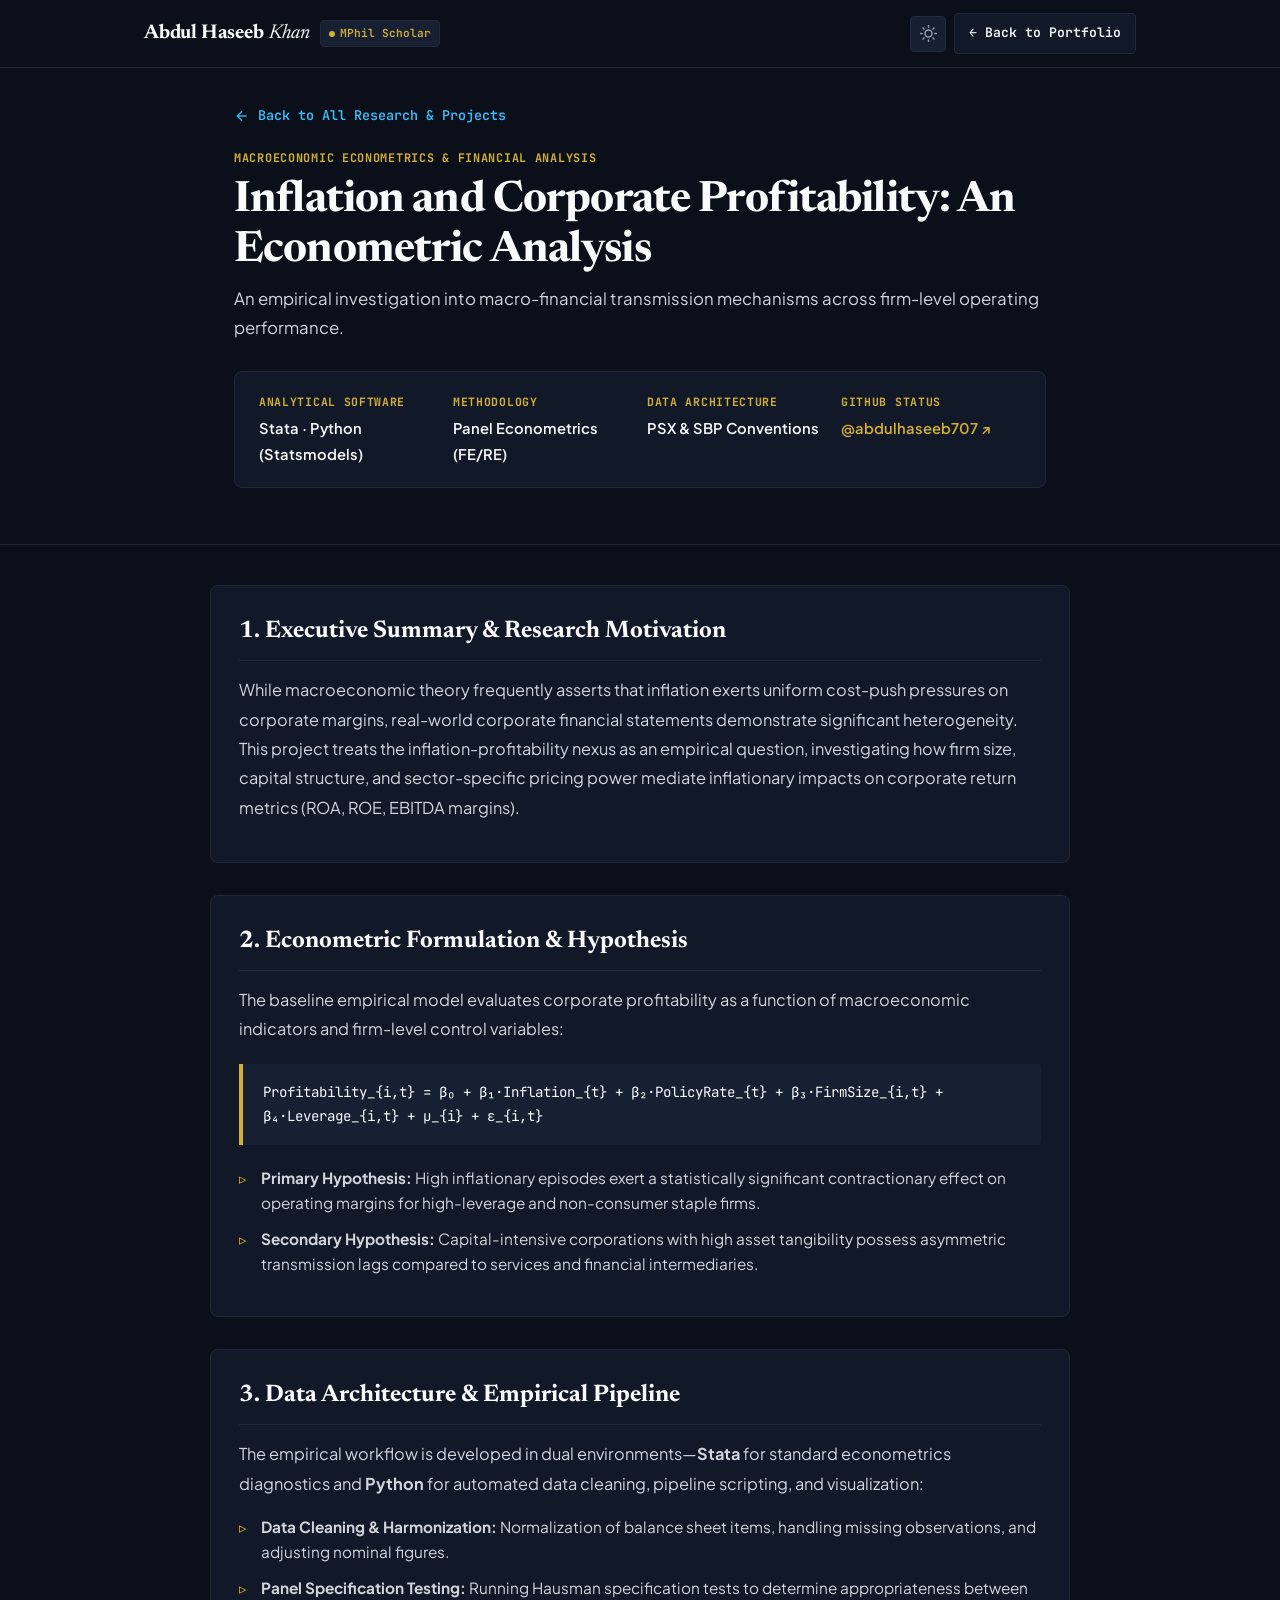
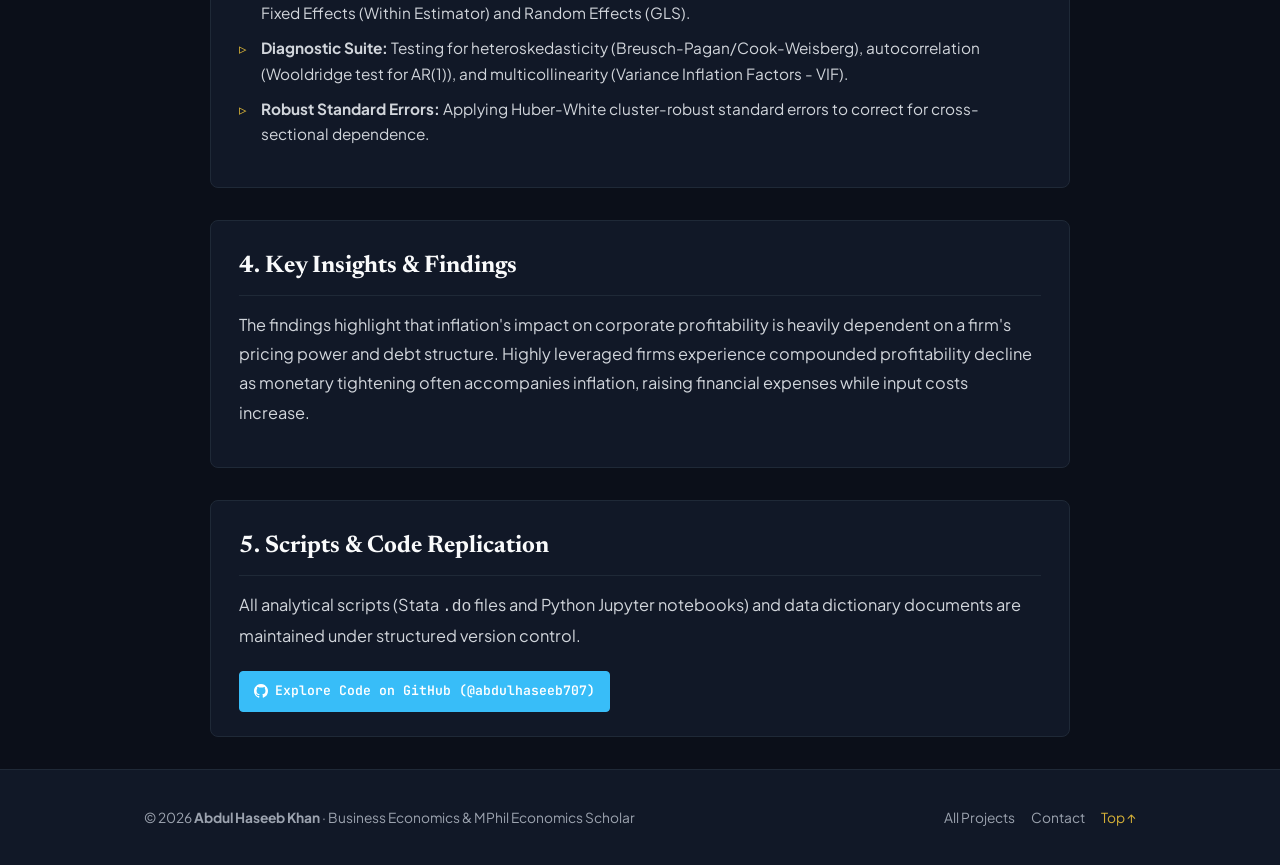
<file: project-inflation.html>
<!DOCTYPE html>
<html lang="en" data-theme="dark">
<head>
  <meta charset="UTF-8">
  <meta name="viewport" content="width=device-width, initial-scale=1.0">
  <title>Inflation &amp; Corporate Profitability: Econometric Analysis — Abdul Haseeb Khan</title>
  <meta name="description" content="An empirical econometric study examining the relationship between macroeconomic inflation and firm-level profitability, built in Stata and Python by Abdul Haseeb Khan.">
  <meta name="author" content="Abdul Haseeb Khan">

  <!-- Google Fonts -->
  <link rel="preconnect" href="https://fonts.googleapis.com">
  <link rel="preconnect" href="https://fonts.gstatic.com" crossorigin>
  <link href="https://fonts.googleapis.com/css2?family=JetBrains+Mono:wght@400;500;600;700&family=Newsreader:ital,opsz,wght@0,6..72,400;0,6..72,500;0,6..72,600;0,6..72,700;1,6..72,400;1,6..72,600&family=Plus+Jakarta+Sans:wght@300;400;500;600;700;800&display=swap" rel="stylesheet">

  <link rel="stylesheet" href="styles.css">
  <style>
    .project-detail-content {
      max-width: 860px;
      margin: 0 auto;
    }
    .detail-hero-box {
      padding: 36px 0 28px;
      border-bottom: 1px solid var(--border-subtle);
    }
    .back-btn {
      display: inline-flex;
      align-items: center;
      gap: 8px;
      font-family: var(--font-mono);
      font-size: 0.84rem;
      color: var(--accent-blue);
      margin-bottom: 20px;
      font-weight: 600;
      transition: transform var(--transition-fast);
    }
    .back-btn:hover {
      transform: translateX(-4px);
      color: var(--accent-blue-hover);
    }
    .eyebrow-tag {
      font-family: var(--font-mono);
      font-size: 0.74rem;
      text-transform: uppercase;
      color: var(--accent-gold);
      letter-spacing: 0.06em;
      font-weight: 700;
      margin-bottom: 8px;
    }
    .spec-grid {
      display: grid;
      grid-template-columns: repeat(auto-fit, minmax(180px, 1fr));
      gap: 14px;
      margin: 28px 0;
      background: var(--bg-surface);
      border: 1px solid var(--border-subtle);
      border-radius: var(--radius-md);
      padding: 20px 24px;
    }
    .spec-item dt {
      font-family: var(--font-mono);
      font-size: 0.72rem;
      text-transform: uppercase;
      color: var(--accent-gold);
      letter-spacing: 0.06em;
      margin-bottom: 4px;
      font-weight: 700;
    }
    .spec-item dd {
      font-size: 0.92rem;
      font-weight: 600;
      color: var(--text-primary);
    }
    .prose-section {
      margin-bottom: 32px;
      background-color: var(--bg-surface);
      border: 1px solid var(--border-subtle);
      border-radius: var(--radius-md);
      padding: 24px 28px;
    }
    .prose-section h2 {
      font-family: var(--font-serif);
      font-size: 1.5rem;
      color: var(--text-primary);
      margin-bottom: 14px;
      border-bottom: 1px solid var(--border-subtle);
      padding-bottom: 8px;
    }
    .prose-section p {
      font-size: 1.02rem;
      color: var(--text-secondary);
      line-height: 1.8;
      margin-bottom: 16px;
    }
    .prose-section ul {
      list-style: none;
      margin: 16px 0;
      display: flex;
      flex-direction: column;
      gap: 10px;
    }
    .prose-section ul li {
      font-size: 0.96rem;
      color: var(--text-secondary);
      position: relative;
      padding-left: 22px;
      line-height: 1.65;
    }
    .prose-section ul li::before {
      content: "▹";
      position: absolute;
      left: 0;
      color: var(--accent-gold);
    }
    .code-callout {
      background: var(--bg-surface-raised);
      border-left: 4px solid var(--accent-gold);
      border-radius: 0 var(--radius-sm) var(--radius-sm) 0;
      padding: 16px 20px;
      font-family: var(--font-mono);
      font-size: 0.88rem;
      color: var(--text-primary);
      margin: 20px 0;
      overflow-x: auto;
    }
  </style>
</head>
<body>

  <!-- Top Navigation Bar -->
  <nav class="navbar">
    <div class="container nav-inner">
      <div class="nav-brand-wrap">
        <a class="nav-brand" href="index.html#about">
          Abdul Haseeb <span>Khan</span>
        </a>
        <span class="brand-badge">MPhil Scholar</span>
      </div>

      <div class="nav-actions">
        <button class="theme-toggle-btn" id="themeToggle" aria-label="Toggle Theme">
          <svg viewBox="0 0 24 24"><circle cx="12" cy="12" r="5"></circle><line x1="12" y1="1" x2="12" y2="3"></line><line x1="12" y1="21" x2="12" y2="23"></line><line x1="4.22" y1="4.22" x2="5.64" y2="5.64"></line><line x1="18.36" y1="18.36" x2="19.78" y2="19.78"></line><line x1="1" y1="12" x2="3" y2="12"></line><line x1="21" y1="12" x2="23" y2="12"></line><line x1="4.22" y1="19.78" x2="5.64" y2="18.36"></line><line x1="18.36" y1="5.64" x2="19.78" y2="4.22"></line></svg>
        </button>
        <a href="index.html#projects" class="btn-chip">
          ← Back to Portfolio
        </a>
      </div>
    </div>
  </nav>

  <!-- Detail Hero Box -->
  <div class="detail-hero-box">
    <div class="container project-detail-content">
      <a href="index.html#projects" class="back-btn">
        <svg width="16" height="16" viewBox="0 0 24 24" fill="none" stroke="currentColor" stroke-width="2"><line x1="19" y1="12" x2="5" y2="12"></line><polyline points="12 19 5 12 12 5"></polyline></svg>
        Back to All Research &amp; Projects
      </a>
      
      <div class="eyebrow-tag">Macroeconomic Econometrics &amp; Financial Analysis</div>
      <h1 class="profile-name-title" style="font-size:clamp(1.9rem, 3.8vw, 2.7rem);">
        Inflation and Corporate Profitability: An Econometric Analysis
      </h1>
      <p style="font-size:1.05rem; color:var(--text-secondary); margin-top:8px;">
        An empirical investigation into macro-financial transmission mechanisms across firm-level operating performance.
      </p>

      <div class="spec-grid">
        <div class="spec-item">
          <dt>Analytical Software</dt>
          <dd>Stata · Python (Statsmodels)</dd>
        </div>
        <div class="spec-item">
          <dt>Methodology</dt>
          <dd>Panel Econometrics (FE/RE)</dd>
        </div>
        <div class="spec-item">
          <dt>Data Architecture</dt>
          <dd>PSX &amp; SBP Conventions</dd>
        </div>
        <div class="spec-item">
          <dt>GitHub Status</dt>
          <dd><a href="https://github.com/abdulhaseeb707" target="_blank" rel="noopener" style="color:var(--accent-gold);">@abdulhaseeb707 ↗</a></dd>
        </div>
      </div>
    </div>
  </div>

  <!-- Detail Body -->
  <main class="container" style="padding-top:40px;">
    <div class="project-detail-content">
      
      <div class="prose-section">
        <h2>1. Executive Summary &amp; Research Motivation</h2>
        <p>
          While macroeconomic theory frequently asserts that inflation exerts uniform cost-push pressures on corporate margins, real-world corporate financial statements demonstrate significant heterogeneity. This project treats the inflation-profitability nexus as an empirical question, investigating how firm size, capital structure, and sector-specific pricing power mediate inflationary impacts on corporate return metrics (ROA, ROE, EBITDA margins).
        </p>
      </div>

      <div class="prose-section">
        <h2>2. Econometric Formulation &amp; Hypothesis</h2>
        <p>
          The baseline empirical model evaluates corporate profitability as a function of macroeconomic indicators and firm-level control variables:
        </p>
        <div class="code-callout">
          Profitability_{i,t} = β₀ + β₁·Inflation_{t} + β₂·PolicyRate_{t} + β₃·FirmSize_{i,t} + β₄·Leverage_{i,t} + μ_{i} + ε_{i,t}
        </div>
        <ul>
          <li><strong>Primary Hypothesis:</strong> High inflationary episodes exert a statistically significant contractionary effect on operating margins for high-leverage and non-consumer staple firms.</li>
          <li><strong>Secondary Hypothesis:</strong> Capital-intensive corporations with high asset tangibility possess asymmetric transmission lags compared to services and financial intermediaries.</li>
        </ul>
      </div>

      <div class="prose-section">
        <h2>3. Data Architecture &amp; Empirical Pipeline</h2>
        <p>
          The empirical workflow is developed in dual environments—<strong>Stata</strong> for standard econometrics diagnostics and <strong>Python</strong> for automated data cleaning, pipeline scripting, and visualization:
        </p>
        <ul>
          <li><strong>Data Cleaning &amp; Harmonization:</strong> Normalization of balance sheet items, handling missing observations, and adjusting nominal figures.</li>
          <li><strong>Panel Specification Testing:</strong> Running Hausman specification tests to determine appropriateness between Fixed Effects (Within Estimator) and Random Effects (GLS).</li>
          <li><strong>Diagnostic Suite:</strong> Testing for heteroskedasticity (Breusch-Pagan/Cook-Weisberg), autocorrelation (Wooldridge test for AR(1)), and multicollinearity (Variance Inflation Factors - VIF).</li>
          <li><strong>Robust Standard Errors:</strong> Applying Huber-White cluster-robust standard errors to correct for cross-sectional dependence.</li>
        </ul>
      </div>

      <div class="prose-section">
        <h2>4. Key Insights &amp; Findings</h2>
        <p>
          The findings highlight that inflation's impact on corporate profitability is heavily dependent on a firm's pricing power and debt structure. Highly leveraged firms experience compounded profitability decline as monetary tightening often accompanies inflation, raising financial expenses while input costs increase.
        </p>
      </div>

      <div class="prose-section">
        <h2>5. Scripts &amp; Code Replication</h2>
        <p>
          All analytical scripts (Stata <code>.do</code> files and Python Jupyter notebooks) and data dictionary documents are maintained under structured version control.
        </p>
        <div style="margin-top:20px;">
          <a href="https://github.com/abdulhaseeb707" target="_blank" rel="noopener" class="btn-chip btn-primary">
            <svg viewBox="0 0 24 24" width="16" height="16" fill="currentColor"><path d="M12 0C5.37 0 0 5.37 0 12c0 5.31 3.435 9.795 8.205 11.385.6.105.825-.255.825-.57 0-.285-.015-1.23-.015-2.235-3.015.555-3.795-.735-4.035-1.41-.135-.345-.72-1.41-1.23-1.695-.42-.225-1.02-.78-.015-.795.945-.015 1.62.87 1.845 1.23 1.08 1.815 2.805 1.305 3.495.99.105-.78.42-1.305.765-1.605-2.67-.3-5.46-1.335-5.46-5.925 0-1.305.465-2.385 1.23-3.225-.12-.3-.54-1.53.12-3.18 0 0 1.005-.315 3.3 1.23.96-.27 1.98-.405 3-.405s2.04.135 3 .405c2.295-1.56 3.3-1.23 3.3-1.23.66 1.65.24 2.88.12 3.18.765.84 1.23 1.905 1.23 3.225 0 4.605-2.805 5.625-5.475 5.925.435.375.81 1.095.81 2.22 0 1.605-.015 2.895-.015 3.3 0 .315.225.69.825.57A12.02 12.02 0 0024 12c0-6.63-5.37-12-12-12z"/></svg>
            Explore Code on GitHub (@abdulhaseeb707)
          </a>
        </div>
      </div>

    </div>
  </main>

  <!-- Footer -->
  <footer class="footer">
    <div class="container footer-inner">
      <div>
        © <span id="year"></span> <strong>Abdul Haseeb Khan</strong> · Business Economics &amp; MPhil Economics Scholar
      </div>
      <div class="footer-nav">
        <a href="index.html#projects">All Projects</a>
        <a href="index.html#contact">Contact</a>
        <a href="#" style="color:var(--accent-gold);">Top ↑</a>
      </div>
    </div>
  </footer>

  <script src="script.js"></script>
</body>
</html>
</file>
<file: styles.css>
/* ============================================================
   ABDUL HASEEB KHAN — SCHOLARLY & EDITORIAL PORTFOLIO THEME
   Designed for: Academic Economist & Quantitative Finance Scholar
   Typography: Newsreader (Serif) + Plus Jakarta Sans + JetBrains Mono
   Aesthetic: Prestigious Editorial (No Card Soup, No Gradients)
   Responsiveness: Fully Fluid (Mobile, Tablet, Desktop)
   ============================================================ */

/* @import Google Fonts */
@import url('https://fonts.googleapis.com/css2?family=JetBrains+Mono:wght@400;500;600;700&family=Newsreader:ital,opsz,wght@0,6..72,400;0,6..72,500;0,6..72,600;0,6..72,700;1,6..72,400;1,6..72,600&family=Plus+Jakarta+Sans:wght@300;400;500;600;700;800&display=swap');

:root {
  /* Font Families */
  --font-serif: 'Newsreader', Georgia, Cambria, 'Times New Roman', serif;
  --font-sans: 'Plus Jakarta Sans', -apple-system, BlinkMacSystemFont, 'Segoe UI', Roboto, sans-serif;
  --font-mono: 'JetBrains Mono', Consolas, Monaco, monospace;

  /* Layout & Spacing */
  --max-w: 1040px;
  --header-h: 68px;
  --radius-sm: 4px;
  --radius-md: 8px;
  --radius-lg: 12px;
  --radius-full: 9999px;
  --transition-fast: 0.15s ease;
  --transition-normal: 0.25s ease;

  /* DARK THEME (Default: Scholarly Oxford Navy) */
  --bg-page: #0b0f19;
  --bg-surface: #111827;
  --bg-surface-raised: #162032;
  --bg-surface-elevated: #1f2d47;
  --border-subtle: #1f2937;
  --border-strong: #374151;

  --text-primary: #f9fafb;
  --text-secondary: #d1d5db;
  --text-muted: #9ca3af;

  --accent-gold: #d4af37;
  --accent-gold-hover: #e5c07b;
  --accent-gold-subtle: rgba(212, 175, 55, 0.1);
  --accent-blue: #38bdf8;
  --accent-blue-hover: #0ea5e9;
  --accent-blue-subtle: rgba(56, 189, 248, 0.1);
  --accent-emerald: #10b981;
  --accent-emerald-subtle: rgba(16, 185, 129, 0.12);

  --nav-bg: #0b0f19;
  --nav-border: #1f2937;
  --card-shadow: 0 4px 20px rgba(0, 0, 0, 0.25);
  --card-shadow-hover: 0 8px 28px rgba(0, 0, 0, 0.4);
}

[data-theme="light"] {
  /* LIGHT THEME (Clean Archival Paper & Oxford Blue) */
  --bg-page: #ffffff;
  --bg-surface: #f8fafc;
  --bg-surface-raised: #f1f5f9;
  --bg-surface-elevated: #e2e8f0;
  --border-subtle: #e2e8f0;
  --border-strong: #cbd5e1;

  --text-primary: #0f172a;
  --text-secondary: #334155;
  --text-muted: #64748b;

  --accent-gold: #9a7b38;
  --accent-gold-hover: #785e26;
  --accent-gold-subtle: rgba(154, 123, 56, 0.08);
  --accent-blue: #0284c7;
  --accent-blue-hover: #0369a1;
  --accent-blue-subtle: rgba(2, 132, 199, 0.08);
  --accent-emerald: #059669;
  --accent-emerald-subtle: rgba(5, 150, 105, 0.08);

  --nav-bg: #ffffff;
  --nav-border: #e2e8f0;
  --card-shadow: 0 2px 10px rgba(15, 23, 42, 0.05);
  --card-shadow-hover: 0 6px 20px rgba(15, 23, 42, 0.08);
}

/* Base Reset */
*, *::before, *::after {
  box-sizing: border-box;
  margin: 0;
  padding: 0;
}

html {
  scroll-behavior: smooth;
  scroll-padding-top: calc(var(--header-h) + 48px);
  font-size: 16px;
}

body {
  font-family: var(--font-sans);
  background-color: var(--bg-page);
  color: var(--text-secondary);
  line-height: 1.75;
  -webkit-font-smoothing: antialiased;
  -moz-osx-font-smoothing: grayscale;
  transition: background-color var(--transition-normal), color var(--transition-normal);
  overflow-x: hidden;
}

a {
  color: var(--accent-blue);
  text-decoration: none;
  transition: color var(--transition-fast);
}

a:hover {
  color: var(--accent-blue-hover);
}

img {
  max-width: 100%;
  height: auto;
  display: block;
}

/* ============================================================
   CONTAINER & LAYOUT
   ============================================================ */
.container {
  width: 100%;
  max-width: var(--max-w);
  margin: 0 auto;
  padding: 0 24px;
}

/* ============================================================
   NAVIGATION BAR (STICKY, CLEAN, SOLID)
   ============================================================ */
.navbar {
  position: sticky;
  top: 0;
  left: 0;
  right: 0;
  width: 100%;
  height: var(--header-h);
  background-color: var(--nav-bg);
  border-bottom: 1px solid var(--nav-border);
  z-index: 1000;
  transition: background-color var(--transition-normal), border-color var(--transition-normal);
}

.nav-inner {
  display: flex;
  align-items: center;
  justify-content: space-between;
  height: 100%;
  gap: 16px;
}

.nav-brand-wrap {
  display: flex;
  align-items: center;
  gap: 10px;
  flex-shrink: 0;
  white-space: nowrap;
}

.nav-brand {
  font-family: var(--font-serif);
  font-size: 1.25rem;
  font-weight: 700;
  color: var(--text-primary);
  letter-spacing: -0.01em;
  text-decoration: none;
  white-space: nowrap;
  display: inline-flex;
  align-items: baseline;
  gap: 5px;
}

.nav-brand:hover {
  color: var(--accent-gold);
}

.nav-brand span {
  font-weight: 400;
  font-style: italic;
}

.brand-badge {
  font-family: var(--font-mono);
  font-size: 0.7rem;
  font-weight: 600;
  padding: 3px 8px;
  background-color: var(--bg-surface-raised);
  border: 1px solid var(--border-subtle);
  color: var(--accent-gold);
  border-radius: var(--radius-sm);
  display: inline-flex;
  align-items: center;
  gap: 5px;
  white-space: nowrap;
}

.brand-badge::before {
  content: "";
  display: inline-block;
  width: 6px;
  height: 6px;
  border-radius: 50%;
  background-color: var(--accent-gold);
}

.nav-actions {
  display: flex;
  align-items: center;
  gap: 8px;
  flex-shrink: 0;
}

.nav-menu {
  display: flex;
  align-items: center;
  gap: 2px;
  list-style: none;
  white-space: nowrap;
}

.nav-item a {
  font-size: 0.86rem;
  font-weight: 500;
  color: var(--text-muted);
  padding: 6px 10px;
  border-radius: var(--radius-sm);
  white-space: nowrap;
  transition: color var(--transition-fast), background-color var(--transition-fast);
}

.nav-item a:hover {
  color: var(--text-primary);
  background-color: var(--bg-surface-raised);
}

.nav-item a.active {
  color: var(--accent-gold);
  background-color: var(--accent-gold-subtle);
  font-weight: 600;
}

.theme-toggle-btn {
  background: var(--bg-surface-raised);
  border: 1px solid var(--border-subtle);
  color: var(--text-muted);
  cursor: pointer;
  width: 36px;
  height: 36px;
  border-radius: var(--radius-sm);
  display: flex;
  align-items: center;
  justify-content: center;
  flex-shrink: 0;
  transition: var(--transition-fast);
}

.theme-toggle-btn:hover {
  color: var(--accent-gold);
  border-color: var(--accent-gold);
  background-color: var(--accent-gold-subtle);
}

.theme-toggle-btn svg {
  width: 17px;
  height: 17px;
  stroke: currentColor;
  fill: none;
  stroke-width: 2;
  stroke-linecap: round;
  stroke-linejoin: round;
}

/* Mobile Hamburger Toggle */
.nav-toggle-btn {
  display: none;
  background: var(--bg-surface-raised);
  border: 1px solid var(--border-subtle);
  color: var(--text-primary);
  cursor: pointer;
  width: 36px;
  height: 36px;
  border-radius: var(--radius-sm);
  align-items: center;
  justify-content: center;
  flex-shrink: 0;
}

.nav-toggle-btn svg {
  width: 18px;
  height: 18px;
  stroke: currentColor;
  fill: none;
  stroke-width: 2;
}

/* Mobile Navigation Drawer */
.mobile-nav-overlay {
  display: none;
  position: fixed;
  inset: 0;
  background-color: rgba(0, 0, 0, 0.6);
  backdrop-filter: blur(4px);
  z-index: 998;
  opacity: 0;
  transition: opacity var(--transition-normal);
}

.mobile-nav-overlay.open {
  display: block;
  opacity: 1;
}

.mobile-nav-drawer {
  position: fixed;
  top: var(--header-h);
  left: 0;
  right: 0;
  background-color: var(--bg-surface);
  border-bottom: 1px solid var(--border-subtle);
  padding: 16px 24px 24px;
  z-index: 999;
  transform: translateY(-110%);
  transition: transform var(--transition-normal);
  box-shadow: 0 10px 30px rgba(0, 0, 0, 0.25);
}

.mobile-nav-drawer.open {
  transform: translateY(0);
}

.mobile-nav-list {
  list-style: none;
  display: flex;
  flex-direction: column;
  gap: 6px;
}

.mobile-nav-item a {
  display: flex;
  align-items: center;
  justify-content: space-between;
  padding: 10px 12px;
  font-size: 0.96rem;
  font-weight: 500;
  color: var(--text-secondary);
  border-radius: var(--radius-sm);
  border: 1px solid transparent;
}

.mobile-nav-item a:hover,
.mobile-nav-item a.active {
  color: var(--accent-gold);
  background-color: var(--accent-gold-subtle);
  border-color: var(--accent-gold);
}

/* ============================================================
   MAIN CONTENT & NATURAL SECTION SPACING
   ============================================================ */
main {
  padding-top: clamp(60px, 8vh, 88px);
  padding-bottom: 96px;
}

.section-block {
  margin-bottom: clamp(56px, 7vw, 84px);
  scroll-margin-top: calc(var(--header-h) + 48px);
}

/* Editorial Section Heading */
.section-header-wrap {
  display: flex;
  align-items: baseline;
  justify-content: space-between;
  margin-bottom: 24px;
  padding-bottom: 10px;
  border-bottom: 1px solid var(--border-subtle);
}

.section-heading {
  font-family: var(--font-serif);
  font-size: clamp(1.4rem, 2.5vw, 1.85rem);
  font-weight: 700;
  color: var(--text-primary);
  letter-spacing: -0.01em;
}

.section-subtitle-tag {
  font-family: var(--font-mono);
  font-size: 0.74rem;
  color: var(--text-muted);
  text-transform: uppercase;
  letter-spacing: 0.08em;
}

/* ============================================================
   HERO / ABOUT SECTION (EXPANSIVE EDITORIAL PROFILE)
   ============================================================ */
.profile-section {
  margin-top: 8px;
  margin-bottom: 48px;
}

.profile-layout {
  display: grid;
  grid-template-columns: 1fr 185px;
  gap: clamp(24px, 4vw, 44px);
  align-items: start;
}

.profile-name-title {
  font-family: var(--font-serif);
  font-size: clamp(2.1rem, 4vw, 2.9rem);
  font-weight: 700;
  color: var(--text-primary);
  line-height: 1.15;
  margin-bottom: 8px;
  letter-spacing: -0.02em;
}

.profile-credentials-box {
  margin-bottom: 18px;
  padding-bottom: 14px;
  border-bottom: 1px solid var(--border-subtle);
}

.profile-degree-line {
  font-size: 1.02rem;
  font-weight: 600;
  color: var(--text-primary);
  margin-bottom: 4px;
}

.profile-univ-line {
  font-size: 0.92rem;
  color: var(--accent-blue);
  font-weight: 500;
  display: flex;
  align-items: center;
  gap: 6px;
}

.profile-bio-text {
  font-size: 1rem;
  color: var(--text-secondary);
  line-height: 1.75;
}

.profile-bio-text p {
  margin-bottom: 12px;
}

.profile-bio-text p:last-child {
  margin-bottom: 0;
}

.profile-bio-text strong {
  color: var(--text-primary);
  font-weight: 600;
}

/* Portrait Column & Frame (Proportional & Responsive) */
.profile-portrait-column {
  display: flex;
  flex-direction: column;
  align-items: center;
}

.portrait-frame {
  width: 100%;
  max-width: 185px;
  border-radius: var(--radius-md);
  overflow: hidden;
  border: 1px solid var(--border-strong);
  box-shadow: var(--card-shadow);
  background-color: #ffffff;
  transition: transform var(--transition-fast), border-color var(--transition-fast);
}

.portrait-frame:hover {
  transform: translateY(-2px);
  border-color: var(--accent-blue);
}

.profile-img {
  width: 100%;
  aspect-ratio: 4 / 5;
  object-fit: cover;
  object-position: top center;
  display: block;
}

.portrait-meta {
  margin-top: 10px;
  text-align: center;
  width: 100%;
  display: flex;
  flex-direction: column;
  gap: 4px;
  align-items: center;
}

.portrait-location {
  font-family: var(--font-mono);
  font-size: 0.76rem;
  color: var(--text-muted);
  display: flex;
  align-items: center;
  justify-content: center;
  gap: 5px;
}

.portrait-status {
  font-family: var(--font-mono);
  font-size: 0.68rem;
  font-weight: 600;
  color: var(--accent-emerald);
  background-color: var(--accent-emerald-subtle);
  border: 1px solid var(--accent-emerald);
  padding: 2px 8px;
  border-radius: var(--radius-full);
  display: inline-block;
  white-space: nowrap;
}

/* Social Action Buttons Row */
.social-actions-row {
  display: flex;
  flex-wrap: wrap;
  align-items: center;
  gap: 10px;
  margin-top: 24px;
}

.btn-chip {
  display: inline-flex;
  align-items: center;
  gap: 7px;
  font-family: var(--font-mono);
  font-size: 0.82rem;
  font-weight: 600;
  padding: 8px 14px;
  border-radius: var(--radius-sm);
  background-color: var(--bg-surface);
  border: 1px solid var(--border-subtle);
  color: var(--text-primary);
  transition: all var(--transition-fast);
  cursor: pointer;
}

.btn-chip:hover {
  border-color: var(--accent-blue);
  color: var(--accent-blue);
  background-color: var(--accent-blue-subtle);
  transform: translateY(-1px);
}

.btn-chip.btn-primary {
  background-color: var(--accent-blue);
  border-color: var(--accent-blue);
  color: #ffffff;
  font-weight: 600;
}

.btn-chip.btn-primary:hover {
  background-color: var(--accent-blue-hover);
  border-color: var(--accent-blue-hover);
  color: #ffffff;
}

.btn-chip svg {
  width: 14px;
  height: 14px;
  fill: currentColor;
}

/* ============================================================
   ECONOMIST METRIC RIBBON (CLEAN EDITORIAL STRIP)
   ============================================================ */
.metric-ribbon {
  display: grid;
  grid-template-columns: repeat(4, 1fr);
  gap: 16px;
  padding: 20px 24px;
  background-color: var(--bg-surface);
  border: 1px solid var(--border-subtle);
  border-radius: var(--radius-md);
  margin-bottom: 48px;
}

.metric-card {
  display: flex;
  flex-direction: column;
  gap: 4px;
}

.metric-badge-label {
  font-family: var(--font-mono);
  font-size: 0.7rem;
  font-weight: 700;
  text-transform: uppercase;
  letter-spacing: 0.05em;
  color: var(--accent-gold);
}

.metric-title {
  font-size: 0.94rem;
  font-weight: 700;
  color: var(--text-primary);
  line-height: 1.3;
}

.metric-subtext {
  font-size: 0.8rem;
  color: var(--text-muted);
  line-height: 1.45;
}

/* ============================================================
   NEWS & HONORS (EDITORIAL LEDGER)
   ============================================================ */
.news-ledger {
  display: flex;
  flex-direction: column;
}

.news-entry {
  padding: 16px 0;
  border-bottom: 1px solid var(--border-subtle);
  display: grid;
  grid-template-columns: 130px 1fr auto;
  gap: 20px;
  align-items: center;
  transition: background-color var(--transition-fast);
}

.news-entry:last-child {
  border-bottom: none;
}

.news-meta-col {
  display: flex;
  flex-direction: column;
  gap: 4px;
}

.news-date {
  font-family: var(--font-mono);
  font-size: 0.84rem;
  font-weight: 600;
  color: var(--text-muted);
}

.news-type-pill {
  font-family: var(--font-mono);
  font-size: 0.66rem;
  font-weight: 600;
  text-transform: uppercase;
  padding: 2px 6px;
  border-radius: var(--radius-sm);
  background-color: var(--bg-surface-raised);
  border: 1px solid var(--border-subtle);
  color: var(--accent-gold);
  width: fit-content;
}

.news-text {
  font-size: 0.96rem;
  color: var(--text-secondary);
  line-height: 1.65;
}

.news-text strong {
  color: var(--text-primary);
  font-weight: 600;
}

.news-action-btn {
  font-family: var(--font-mono);
  font-size: 0.74rem;
  font-weight: 600;
  padding: 5px 10px;
  background-color: var(--bg-surface);
  border: 1px solid var(--border-subtle);
  border-radius: var(--radius-sm);
  color: var(--accent-blue);
  cursor: pointer;
  display: inline-flex;
  align-items: center;
  gap: 4px;
  transition: all var(--transition-fast);
  white-space: nowrap;
}

.news-action-btn:hover {
  border-color: var(--accent-blue);
  background-color: var(--accent-blue-subtle);
}

/* ============================================================
   SELECTED PROJECTS (RESEARCH PAPERS & MODELS)
   ============================================================ */
.projects-grid {
  display: grid;
  grid-template-columns: repeat(2, 1fr);
  gap: 24px;
}

.project-card {
  background-color: var(--bg-surface);
  border: 1px solid var(--border-subtle);
  border-radius: var(--radius-md);
  padding: 24px;
  display: flex;
  flex-direction: column;
  justify-content: space-between;
  transition: all var(--transition-fast);
}

.project-card:hover {
  border-color: var(--border-strong);
  box-shadow: var(--card-shadow-hover);
}

.project-header-top {
  display: flex;
  justify-content: space-between;
  align-items: baseline;
  margin-bottom: 10px;
}

.project-category-tag {
  font-family: var(--font-mono);
  font-size: 0.7rem;
  font-weight: 700;
  text-transform: uppercase;
  color: var(--accent-gold);
  letter-spacing: 0.05em;
}

.project-timeline {
  font-family: var(--font-mono);
  font-size: 0.76rem;
  color: var(--text-muted);
}

.project-title {
  font-family: var(--font-serif);
  font-size: 1.3rem;
  font-weight: 700;
  color: var(--text-primary);
  line-height: 1.3;
  margin-bottom: 12px;
}

.project-desc {
  font-size: 0.94rem;
  color: var(--text-secondary);
  line-height: 1.7;
  margin-bottom: 18px;
  flex-grow: 1;
}

.project-tags-row {
  display: flex;
  flex-wrap: wrap;
  gap: 6px;
  margin-bottom: 18px;
}

.p-tag {
  font-family: var(--font-mono);
  font-size: 0.72rem;
  background-color: var(--bg-surface-raised);
  border: 1px solid var(--border-subtle);
  color: var(--text-muted);
  padding: 2px 7px;
  border-radius: var(--radius-sm);
  font-weight: 500;
}

.project-links-row {
  display: flex;
  align-items: center;
  gap: 10px;
  padding-top: 14px;
  border-top: 1px solid var(--border-subtle);
}

.btn-project {
  font-family: var(--font-mono);
  font-size: 0.8rem;
  font-weight: 600;
  padding: 6px 12px;
  border-radius: var(--radius-sm);
  background-color: var(--bg-surface-raised);
  border: 1px solid var(--border-subtle);
  color: var(--text-primary);
  display: inline-flex;
  align-items: center;
  gap: 5px;
  transition: all var(--transition-fast);
}

.btn-project:hover {
  border-color: var(--accent-blue);
  color: var(--accent-blue);
  background-color: var(--accent-blue-subtle);
}

.btn-project.btn-primary-action {
  background-color: var(--accent-blue);
  border-color: var(--accent-blue);
  color: #ffffff;
  font-weight: 600;
}

.btn-project.btn-primary-action:hover {
  background-color: var(--accent-blue-hover);
  border-color: var(--accent-blue-hover);
  color: #ffffff;
}

/* ============================================================
   VERIFIED DIPLOMAS & CREDENTIALS
   ============================================================ */
.diplomas-grid {
  display: grid;
  grid-template-columns: repeat(auto-fit, minmax(260px, 1fr));
  gap: 20px;
}

.diploma-card {
  background-color: var(--bg-surface);
  border: 1px solid var(--border-subtle);
  border-radius: var(--radius-md);
  overflow: hidden;
  display: flex;
  flex-direction: column;
  transition: all var(--transition-fast);
}

.diploma-card:hover {
  border-color: var(--border-strong);
  box-shadow: var(--card-shadow-hover);
}

.diploma-preview-box {
  height: 180px;
  background-color: #ffffff;
  border-bottom: 1px solid var(--border-subtle);
  display: flex;
  align-items: center;
  justify-content: center;
  padding: 12px;
  position: relative;
  cursor: pointer;
  overflow: hidden;
}

.diploma-preview-box img {
  max-height: 100%;
  max-width: 100%;
  object-fit: contain;
  transition: transform 0.25s ease;
}

.diploma-card:hover .diploma-preview-box img {
  transform: scale(1.04);
}

.diploma-zoom-hint {
  position: absolute;
  bottom: 8px;
  right: 8px;
  background-color: rgba(15, 23, 42, 0.85);
  border: 1px solid var(--border-subtle);
  color: #ffffff;
  font-family: var(--font-mono);
  font-size: 0.68rem;
  padding: 2px 6px;
  border-radius: var(--radius-sm);
  display: flex;
  align-items: center;
  gap: 4px;
}

.diploma-info {
  padding: 16px 18px;
  display: flex;
  flex-direction: column;
  gap: 5px;
  flex-grow: 1;
}

.diploma-badge-row {
  display: flex;
  align-items: center;
  justify-content: space-between;
}

.diploma-category {
  font-family: var(--font-mono);
  font-size: 0.68rem;
  font-weight: 700;
  text-transform: uppercase;
  color: var(--accent-gold);
}

.diploma-verified {
  font-family: var(--font-mono);
  font-size: 0.66rem;
  color: var(--accent-emerald);
  display: flex;
  align-items: center;
  gap: 3px;
}

.diploma-title {
  font-family: var(--font-serif);
  font-size: 1.1rem;
  font-weight: 700;
  color: var(--text-primary);
  line-height: 1.3;
}

.diploma-issuer {
  font-size: 0.82rem;
  color: var(--text-muted);
}

/* ============================================================
   FIELD GALLERY & ARCHIVE
   ============================================================ */
.gallery-grid {
  display: grid;
  grid-template-columns: repeat(4, 1fr);
  gap: 16px;
}

.gallery-item {
  height: 190px;
  border-radius: var(--radius-md);
  overflow: hidden;
  border: 1px solid var(--border-subtle);
  cursor: pointer;
  background-color: var(--bg-surface-raised);
  position: relative;
  transition: all var(--transition-fast);
}

.gallery-item img {
  width: 100%;
  height: 100%;
  object-fit: cover;
  transition: transform 0.3s ease;
}

.gallery-item:hover img {
  transform: scale(1.06);
}

.gallery-overlay {
  position: absolute;
  inset: 0;
  background: rgba(15, 23, 42, 0.75);
  display: flex;
  align-items: flex-end;
  padding: 10px;
  opacity: 0;
  transition: opacity var(--transition-fast);
}

.gallery-item:hover .gallery-overlay {
  opacity: 1;
}

.gallery-caption {
  font-size: 0.76rem;
  color: #ffffff;
  line-height: 1.3;
  font-weight: 500;
}

/* ============================================================
   EXPERIENCE & EDUCATION TIMELINE
   ============================================================ */
.experience-layout {
  display: grid;
  grid-template-columns: 1.2fr 0.8fr;
  gap: 32px;
}

.timeline-list {
  display: flex;
  flex-direction: column;
  gap: 20px;
}

.timeline-item {
  padding-left: 18px;
  border-left: 2px solid var(--border-strong);
  position: relative;
}

.timeline-item::before {
  content: "";
  position: absolute;
  left: -5px;
  top: 6px;
  width: 8px;
  height: 8px;
  border-radius: 50%;
  background-color: var(--accent-blue);
}

.timeline-title-row {
  display: flex;
  justify-content: space-between;
  align-items: baseline;
  margin-bottom: 2px;
}

.timeline-title {
  font-family: var(--font-serif);
  font-size: 1.15rem;
  font-weight: 700;
  color: var(--text-primary);
}

.timeline-date {
  font-family: var(--font-mono);
  font-size: 0.76rem;
  color: var(--accent-gold);
  font-weight: 600;
}

.timeline-org {
  font-size: 0.9rem;
  color: var(--accent-blue);
  font-weight: 600;
  margin-bottom: 6px;
}

.timeline-desc {
  font-size: 0.92rem;
  color: var(--text-secondary);
  line-height: 1.65;
}

/* Skills Matrix Card */
.skills-matrix-card {
  background-color: var(--bg-surface);
  border: 1px solid var(--border-subtle);
  border-radius: var(--radius-md);
  padding: 24px;
  display: flex;
  flex-direction: column;
  gap: 20px;
}

.skill-category-block h4 {
  font-family: var(--font-mono);
  font-size: 0.74rem;
  font-weight: 700;
  text-transform: uppercase;
  color: var(--text-primary);
  letter-spacing: 0.05em;
  margin-bottom: 8px;
}

.skill-tag-cloud {
  display: flex;
  flex-wrap: wrap;
  gap: 6px;
}

/* ============================================================
   CONTACT & INQUIRIES
   ============================================================ */
.contact-grid {
  display: grid;
  grid-template-columns: 1fr 1.2fr;
  gap: 32px;
}

.contact-info-card {
  display: flex;
  flex-direction: column;
  gap: 20px;
}

.contact-info-card h3 {
  font-family: var(--font-serif);
  font-size: 1.4rem;
  color: var(--text-primary);
}

.contact-reach-list {
  display: flex;
  flex-direction: column;
  gap: 10px;
}

.contact-reach-item {
  display: flex;
  align-items: center;
  gap: 12px;
  padding: 12px 14px;
  background-color: var(--bg-surface);
  border: 1px solid var(--border-subtle);
  border-radius: var(--radius-sm);
  color: var(--text-secondary);
  font-size: 0.9rem;
  transition: all var(--transition-fast);
  cursor: pointer;
}

.contact-reach-item:hover {
  border-color: var(--accent-blue);
  color: var(--accent-blue);
}

.contact-reach-item svg {
  width: 16px;
  height: 16px;
  flex-shrink: 0;
  fill: currentColor;
}

.contact-form {
  background-color: var(--bg-surface);
  border: 1px solid var(--border-subtle);
  border-radius: var(--radius-md);
  padding: 24px;
  display: flex;
  flex-direction: column;
  gap: 14px;
}

.form-group {
  display: flex;
  flex-direction: column;
  gap: 5px;
}

.form-group label {
  font-family: var(--font-mono);
  font-size: 0.74rem;
  font-weight: 600;
  color: var(--text-primary);
  text-transform: uppercase;
}

.form-input {
  width: 100%;
  padding: 10px 12px;
  background-color: var(--bg-page);
  border: 1px solid var(--border-subtle);
  border-radius: var(--radius-sm);
  color: var(--text-primary);
  font-family: var(--font-sans);
  font-size: 0.92rem;
  transition: border-color var(--transition-fast);
}

.form-input:focus {
  outline: none;
  border-color: var(--accent-blue);
}

textarea.form-input {
  min-height: 100px;
  resize: vertical;
}

/* ============================================================
   FOOTER
   ============================================================ */
.footer {
  border-top: 1px solid var(--border-subtle);
  padding: 36px 0;
  background-color: var(--bg-surface);
  transition: background-color var(--transition-normal);
}

.footer-inner {
  display: flex;
  justify-content: space-between;
  align-items: center;
  font-size: 0.86rem;
  color: var(--text-muted);
}

.footer-nav {
  display: flex;
  gap: 16px;
}

.footer-nav a {
  color: var(--text-muted);
}

.footer-nav a:hover {
  color: var(--accent-gold);
}

/* ============================================================
   LIGHTBOX MODAL
   ============================================================ */
.lightbox-modal {
  position: fixed;
  inset: 0;
  z-index: 9999;
  background-color: rgba(4, 7, 15, 0.95);
  backdrop-filter: blur(12px);
  display: none;
  align-items: center;
  justify-content: center;
  padding: 24px;
}

.lightbox-modal.active {
  display: flex;
}

.lightbox-content {
  position: relative;
  max-width: 90vw;
  max-height: 88vh;
  display: flex;
  flex-direction: column;
  align-items: center;
}

.lightbox-img {
  max-width: 100%;
  max-height: 76vh;
  object-fit: contain;
  border-radius: var(--radius-md);
  border: 1px solid var(--border-strong);
  box-shadow: 0 16px 48px rgba(0, 0, 0, 0.6);
}

.lightbox-caption {
  margin-top: 12px;
  color: #f8fafc;
  font-size: 0.92rem;
  font-weight: 500;
  text-align: center;
  max-width: 700px;
}

.lightbox-close {
  position: absolute;
  top: -40px;
  right: 0;
  background: none;
  border: none;
  color: #ffffff;
  font-size: 2rem;
  cursor: pointer;
  line-height: 1;
  padding: 4px 8px;
}

.lightbox-close:hover {
  color: var(--accent-gold);
}

/* Toast Alert */
.toast-notice {
  position: fixed;
  bottom: 24px;
  right: 24px;
  z-index: 10000;
  background: var(--bg-surface-raised);
  border: 1px solid var(--accent-blue);
  color: var(--text-primary);
  padding: 10px 16px;
  border-radius: var(--radius-sm);
  font-family: var(--font-mono);
  font-size: 0.82rem;
  font-weight: 600;
  box-shadow: 0 8px 24px rgba(0, 0, 0, 0.35);
  transform: translateY(180%);
  transition: transform var(--transition-normal);
}

.toast-notice.show {
  transform: translateY(0);
}

/* ============================================================
   RESPONSIVE MEDIA QUERIES (TABLET & MOBILE)
   ============================================================ */

/* Tablet & Small Desktop (max-width: 1024px) */
@media (max-width: 1024px) {
  .profile-layout {
    grid-template-columns: 1fr 175px;
    gap: 28px;
  }
  .portrait-frame {
    max-width: 175px;
  }
  .metric-ribbon {
    grid-template-columns: repeat(2, 1fr);
    gap: 14px;
  }
  .diplomas-grid {
    grid-template-columns: repeat(2, 1fr);
    gap: 16px;
  }
  .gallery-grid {
    grid-template-columns: repeat(4, 1fr);
    gap: 12px;
  }
  .experience-layout {
    grid-template-columns: 1fr;
  }
  .contact-grid {
    grid-template-columns: 1fr;
  }
}

/* Tablet in Portrait & Medium Screens (max-width: 860px) */
@media (max-width: 860px) {
  .nav-menu {
    display: none;
  }

  .nav-toggle-btn {
    display: flex;
  }

  .brand-badge {
    display: none;
  }

  /* Retain clean side-by-side layout on tablets to avoid oversized centered images */
  .profile-layout {
    grid-template-columns: 1fr 165px;
    gap: 24px;
    align-items: start;
    text-align: left;
  }

  .profile-portrait-column {
    order: unset;
    margin-bottom: 0;
  }

  .portrait-frame {
    max-width: 165px;
  }

  .metric-ribbon {
    grid-template-columns: repeat(2, 1fr);
    gap: 12px;
  }

  .gallery-grid {
    grid-template-columns: repeat(2, 1fr);
    gap: 14px;
  }

  .projects-grid {
    grid-template-columns: 1fr;
  }
}

/* Mobile Devices (max-width: 640px) */
@media (max-width: 640px) {
  .profile-layout {
    grid-template-columns: 1fr;
    justify-items: center;
    text-align: center;
    gap: 18px;
  }

  .profile-portrait-column {
    order: -1;
    width: 100%;
    margin-bottom: 4px;
  }

  .portrait-frame {
    max-width: 125px;
    margin: 0 auto;
  }

  .profile-univ-line {
    justify-content: center;
  }

  .profile-badge-line {
    justify-content: center;
  }

  .social-actions-row {
    justify-content: center;
    flex-wrap: wrap;
    gap: 8px;
  }

  .metric-ribbon {
    grid-template-columns: 1fr;
    gap: 12px;
  }

  .news-entry {
    grid-template-columns: 1fr;
    gap: 8px;
  }

  .news-action-btn {
    align-self: flex-start;
  }

  .diplomas-grid {
    grid-template-columns: 1fr;
  }

  .gallery-grid {
    grid-template-columns: repeat(2, 1fr);
    gap: 10px;
  }

  .footer-inner {
    flex-direction: column;
    gap: 14px;
    text-align: center;
  }
}

/* Small Mobile Phones (max-width: 480px) */
@media (max-width: 480px) {
  .gallery-grid {
    grid-template-columns: 1fr;
  }

  .portrait-frame {
    max-width: 115px;
  }

  .social-actions-row {
    flex-direction: column;
    width: 100%;
  }

  .btn-chip {
    width: 100%;
    justify-content: center;
  }

  .timeline-title-row {
    flex-direction: column;
    gap: 3px;
  }
}
</file>
